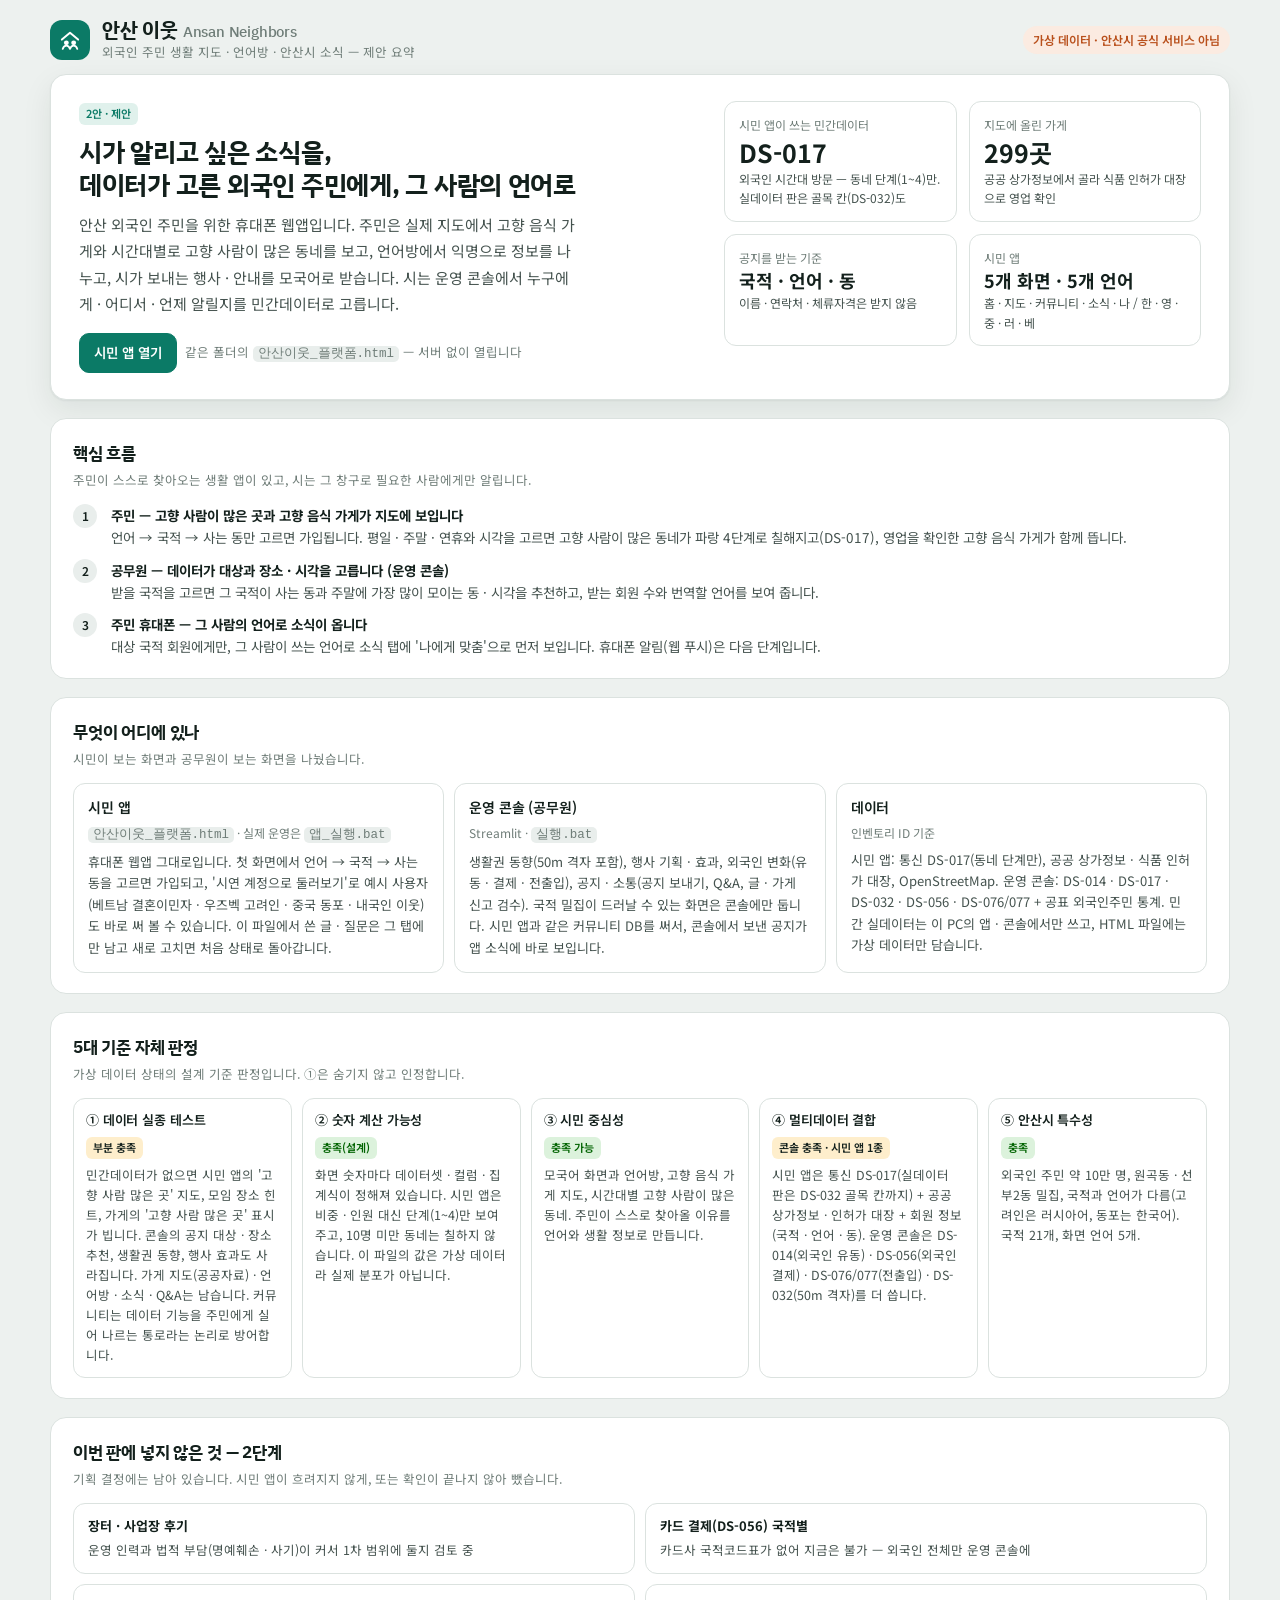
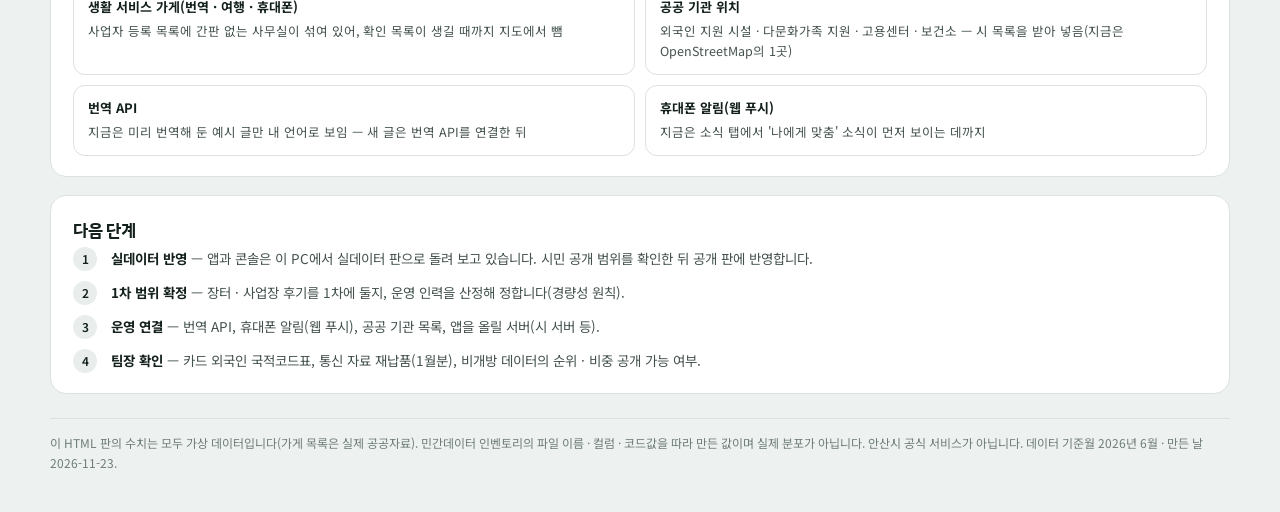
<file: html/안산이웃_제안요약.html>
<!doctype html>
<html lang="ko">
<head>
<meta charset="utf-8">
<meta name="viewport" content="width=device-width, initial-scale=1, viewport-fit=cover">
<title>안산 이웃 제안 요약</title>
<link rel="icon" type="image/png" href="[data-uri]">
<meta name="description" content="안산 이웃(2안) 제안 요약 — 심사 · 담당자용. 시민 앱은 같은 폴더의 안산이웃_플랫폼.html">
<link rel="preconnect" href="https://fonts.googleapis.com">
<link rel="preconnect" href="https://fonts.gstatic.com" crossorigin>
<link rel="stylesheet" href="https://fonts.googleapis.com/css2?family=IBM+Plex+Sans+KR:wght@500;600;700&family=Noto+Sans+KR:wght@400;500;600;700&display=swap">
<!-- 2안 제안 요약 — 예전 HTML 시연판의 '제안 요약' 탭을 시민 앱에서 떼어 낸 것(2026-11-23). 틀은 pipeline/html/proposal.html,
     __이름__ 칸은 pipeline/build_html.py 가 자료에서 채운다. -->
<style>
:root {
  --page: #edf1ef; --surface: #ffffff; --surface-2: #f5f8f7; --surface-3: #e9eeec;
  --ink: #13201c; --ink-2: #44524e; --muted: #6f7d78; --line: #dbe2df; --line-2: #c6d0cc;
  --brand: #0b7a66; --brand-2: #08604f; --brand-ink: #ffffff; --brand-soft: #e0f1ec;
  --hot: #b9501c; --hot-soft: #fbebe1; --good: #0ca30c; --good-ink: #006300; --warn: #fab219;
  --shadow: 0 1px 2px rgba(16, 32, 28, .06), 0 10px 30px rgba(16, 32, 28, .08);
  --font-display: "IBM Plex Sans KR", "Noto Sans KR", "Malgun Gothic", "Apple SD Gothic Neo", system-ui, sans-serif;
  --font-body: "Noto Sans KR", "Malgun Gothic", "Apple SD Gothic Neo", "Segoe UI", system-ui, sans-serif;
  color-scheme: light;
}
@media (prefers-color-scheme: dark) {
  :root:not([data-theme="light"]) {
    --page: #0a110f; --surface: #121b18; --surface-2: #17221f; --surface-3: #1d2925;
    --ink: #e3ebe8; --ink-2: #b1bfba; --muted: #84938d; --line: #24312d; --line-2: #33433e;
    --brand: #3dbda3; --brand-2: #63d1ba; --brand-ink: #04211b; --brand-soft: #14312a;
    --hot: #f0905f; --hot-soft: #3a2218; --good-ink: #0ca30c;
    --shadow: 0 1px 2px rgba(0, 0, 0, .4), 0 10px 30px rgba(0, 0, 0, .35);
    color-scheme: dark;
  }
}
:root[data-theme="dark"] {
  --page: #0a110f; --surface: #121b18; --surface-2: #17221f; --surface-3: #1d2925;
  --ink: #e3ebe8; --ink-2: #b1bfba; --muted: #84938d; --line: #24312d; --line-2: #33433e;
  --brand: #3dbda3; --brand-2: #63d1ba; --brand-ink: #04211b; --brand-soft: #14312a;
  --hot: #f0905f; --hot-soft: #3a2218; --good-ink: #0ca30c;
  --shadow: 0 1px 2px rgba(0, 0, 0, .4), 0 10px 30px rgba(0, 0, 0, .35);
  color-scheme: dark;
}
* { box-sizing: border-box; }
html, body { margin: 0; }
body {
  background: var(--page); color: var(--ink); font: 14px/1.6 var(--font-body); -webkit-font-smoothing: antialiased;
  padding: 0 max(16px, env(safe-area-inset-right, 0px)) 40px max(16px, env(safe-area-inset-left, 0px));
}
h1, h2, h3, h4 { font-family: var(--font-display); margin: 0; text-wrap: balance; letter-spacing: -.01em; }
p { margin: 0; }
a { color: var(--brand); }
:focus-visible { outline: 2px solid var(--brand); outline-offset: 2px; }
code { font: 12.5px/1.4 ui-monospace, "Cascadia Mono", Consolas, monospace; background: var(--surface-3); border-radius: 5px; padding: 1px 5px; }
.wrap { max-width: 1180px; margin: 0 auto; }
.top { display: flex; align-items: center; gap: 16px; flex-wrap: wrap; padding-block: 18px 12px; }
.brand { display: flex; align-items: center; gap: 12px; min-width: 0; }
.brand-mark { width: 40px; height: 40px; border-radius: 12px; background: var(--brand); color: var(--brand-ink); display: grid; place-items: center; flex: none; }
.brand-mark svg { width: 26px; height: 26px; }
.brand h1 { font-size: 20px; line-height: 1.2; }
.brand h1 span { color: var(--muted); font-weight: 500; font-size: 15px; }
.brand p { color: var(--muted); font-size: 12.5px; }
.synthetic { margin-left: auto; display: inline-flex; align-items: center; gap: 6px; font-size: 12px; font-weight: 600; color: var(--hot); background: var(--hot-soft); border-radius: 999px; padding: 4px 10px; }
.btn { border: 1px solid var(--line-2); background: var(--surface); border-radius: 10px; padding: 8px 14px; font-size: 13.5px; font-weight: 600; display: inline-flex; align-items: center; gap: 6px; color: var(--ink); text-decoration: none; }
.btn:hover { background: var(--surface-3); }
.btn.primary { background: var(--brand); border-color: var(--brand); color: var(--brand-ink); }
.btn.primary:hover { background: var(--brand-2); }
.badge { display: inline-flex; align-items: center; gap: 4px; font-size: 11px; font-weight: 600; border-radius: 6px; padding: 2px 7px; background: var(--surface-3); color: var(--ink-2); white-space: nowrap; }
.badge.brand { background: var(--brand-soft); color: var(--brand); }
.badge.good { background: color-mix(in srgb, var(--good) 14%, transparent); color: var(--good-ink); }
.badge.warn { background: color-mix(in srgb, var(--warn) 22%, transparent); color: var(--ink); }
.muted { color: var(--muted); }
.small { font-size: 12.5px; }
main { display: flex; flex-direction: column; gap: 18px; }
.p-hero { background: var(--surface); border: 1px solid var(--line); border-radius: 16px; padding: 26px 28px; display: grid; grid-template-columns: minmax(0, 1.3fr) minmax(0, 1fr); gap: 26px; box-shadow: var(--shadow); }
.p-hero h2 { font-size: 26px; line-height: 1.3; margin-top: 10px; }
.p-hero .lead { font-size: 15px; color: var(--ink-2); margin-top: 10px; line-height: 1.75; max-width: 62ch; }
.p-hero .actions { display: flex; gap: 8px; flex-wrap: wrap; margin-top: 16px; align-items: center; }
.p-hero .actions .small { color: var(--muted); }
.stats { display: grid; grid-template-columns: repeat(2, minmax(0, 1fr)); gap: 12px; align-content: start; }
.stat { background: var(--surface); border: 1px solid var(--line); border-radius: 12px; padding: 13px 14px; min-width: 0; }
.stat-label { font-size: 12px; color: var(--muted); }
.stat-value { font: 700 25px/1.2 var(--font-body); margin-top: 3px; }
.stat-value.sm { font-size: 18px; }
.stat-sub { font-size: 12px; color: var(--ink-2); margin-top: 2px; }
.p-sec { background: var(--surface); border: 1px solid var(--line); border-radius: 16px; padding: 20px 22px; }
.p-sec > h3 { font-size: 17px; margin-bottom: 4px; }
.p-sec > p.muted { margin-bottom: 14px; }
.steps { list-style: none; padding: 0; margin: 0; display: flex; flex-direction: column; gap: 10px; counter-reset: st; }
.steps li { counter-increment: st; display: grid; grid-template-columns: 28px minmax(0, 1fr); gap: 10px; font-size: 13.5px; color: var(--ink-2); line-height: 1.65; }
.steps li::before { content: counter(st); width: 24px; height: 24px; border-radius: 50%; background: var(--surface-3); color: var(--ink); display: grid; place-items: center; font: 600 12px/1 var(--font-body); }
.steps li b { color: var(--ink); }
.cards { display: grid; grid-template-columns: repeat(3, minmax(0, 1fr)); gap: 10px; }
.card { border: 1px solid var(--line); border-radius: 12px; padding: 14px; display: flex; flex-direction: column; gap: 6px; min-width: 0; }
.card h4 { font: 600 14px/1.4 var(--font-body); }
.card .where { font-size: 12px; color: var(--muted); }
.card p { font-size: 13px; color: var(--ink-2); line-height: 1.65; }
.crit-grid { display: grid; grid-template-columns: repeat(5, minmax(0, 1fr)); gap: 10px; }
.crit-grid .c { border: 1px solid var(--line); border-radius: 12px; padding: 12px; display: flex; flex-direction: column; gap: 6px; min-width: 0; }
.crit-grid .c h4 { font: 600 13px/1.4 var(--font-body); }
.crit-grid .c p { font-size: 12.5px; color: var(--ink-2); line-height: 1.6; }
.risks { display: grid; grid-template-columns: repeat(2, minmax(0, 1fr)); gap: 10px; }
.risk { border: 1px solid var(--line); border-radius: 12px; padding: 12px 14px; font-size: 13px; }
.risk b { display: block; margin-bottom: 3px; }
.risk span { color: var(--ink-2); font-size: 12.5px; }
footer.foot { margin-top: 24px; font-size: 12px; color: var(--muted); line-height: 1.7; border-top: 1px solid var(--line); padding-top: 14px; }
@media (max-width: 1100px) {
  .p-hero { grid-template-columns: minmax(0, 1fr); }
  .crit-grid { grid-template-columns: repeat(2, minmax(0, 1fr)); }
  .cards { grid-template-columns: minmax(0, 1fr); }
}
@media (max-width: 640px) {
  .synthetic { margin-left: 0; }
  .p-hero, .p-sec { padding: 18px; }
  .p-hero h2 { font-size: 22px; }
  .stats, .crit-grid, .risks { grid-template-columns: minmax(0, 1fr); }
}
</style>
</head>
<body>
<svg width="0" height="0" style="position:absolute" aria-hidden="true">
  <symbol id="i-logo" viewBox="0 0 32 32"><path d="M6 15.5 16 7l10 8.5" fill="none" stroke="currentColor" stroke-width="2.4" stroke-linecap="round" stroke-linejoin="round"/><circle cx="11.5" cy="19.5" r="3" fill="currentColor"/><circle cx="20.5" cy="19.5" r="3" fill="currentColor"/><path d="M7 27c.8-2.6 2.5-4 4.5-4s3.7 1.4 4.5 4m0 0c.8-2.6 2.5-4 4.5-4s3.7 1.4 4.5 4" fill="none" stroke="currentColor" stroke-width="2.2" stroke-linecap="round"/></symbol>
</svg>
<div class="wrap">
  <header class="top">
    <div class="brand"><span class="brand-mark"><svg aria-hidden="true"><use href="#i-logo"/></svg></span>
      <div><h1>안산 이웃 <span>Ansan Neighbors</span></h1><p>외국인 주민 생활 지도 · 언어방 · 안산시 소식 — 제안 요약</p></div></div>
    <span class="synthetic">가상 데이터 · 안산시 공식 서비스 아님</span>
  </header>

  <main>
    <section class="p-hero">
      <div>
        <span class="badge brand">2안 · 제안</span>
        <h2>시가 알리고 싶은 소식을,<br>데이터가 고른 외국인 주민에게, 그 사람의 언어로</h2>
        <p class="lead">안산 외국인 주민을 위한 휴대폰 웹앱입니다. 주민은 실제 지도에서 고향 음식 가게와 시간대별로 고향 사람이 많은 동네를 보고,
          언어방에서 익명으로 정보를 나누고, 시가 보내는 행사 · 안내를 모국어로 받습니다. 시는 운영 콘솔에서 누구에게 · 어디서 · 언제 알릴지를 민간데이터로 고릅니다.</p>
        <div class="actions"><a class="btn primary" href="안산이웃_플랫폼.html">시민 앱 열기</a><span class="small">같은 폴더의 <code>안산이웃_플랫폼.html</code> — 서버 없이 열립니다</span></div>
      </div>
      <div class="stats">
        <div class="stat"><div class="stat-label">시민 앱이 쓰는 민간데이터</div><div class="stat-value">DS-017</div><div class="stat-sub">외국인 시간대 방문 — 동네 단계(1~4)만. 실데이터 판은 골목 칸(DS-032)도</div></div>
        <div class="stat"><div class="stat-label">지도에 올린 가게</div><div class="stat-value">299곳</div><div class="stat-sub">공공 상가정보에서 골라 식품 인허가 대장으로 영업 확인</div></div>
        <div class="stat"><div class="stat-label">공지를 받는 기준</div><div class="stat-value sm">국적 · 언어 · 동</div><div class="stat-sub">이름 · 연락처 · 체류자격은 받지 않음</div></div>
        <div class="stat"><div class="stat-label">시민 앱</div><div class="stat-value sm">5개 화면 · 5개 언어</div><div class="stat-sub">홈 · 지도 · 커뮤니티 · 소식 · 나 / 한 · 영 · 중 · 러 · 베</div></div>
      </div>
    </section>

    <section class="p-sec">
      <h3>핵심 흐름</h3>
      <p class="muted small">주민이 스스로 찾아오는 생활 앱이 있고, 시는 그 창구로 필요한 사람에게만 알립니다.</p>
      <ol class="steps">
        <li><span><b>주민 — 고향 사람이 많은 곳과 고향 음식 가게가 지도에 보입니다</b><br>언어 → 국적 → 사는 동만 고르면 가입됩니다. 평일 · 주말 · 연휴와 시각을 고르면 고향 사람이 많은 동네가 파랑 4단계로 칠해지고(DS-017), 영업을 확인한 고향 음식 가게가 함께 뜹니다.</span></li>
        <li><span><b>공무원 — 데이터가 대상과 장소 · 시각을 고릅니다 (운영 콘솔)</b><br>받을 국적을 고르면 그 국적이 사는 동과 주말에 가장 많이 모이는 동 · 시각을 추천하고, 받는 회원 수와 번역할 언어를 보여 줍니다.</span></li>
        <li><span><b>주민 휴대폰 — 그 사람의 언어로 소식이 옵니다</b><br>대상 국적 회원에게만, 그 사람이 쓰는 언어로 소식 탭에 '나에게 맞춤'으로 먼저 보입니다. 휴대폰 알림(웹 푸시)은 다음 단계입니다.</span></li>
      </ol>
    </section>

    <section class="p-sec">
      <h3>무엇이 어디에 있나</h3>
      <p class="muted small">시민이 보는 화면과 공무원이 보는 화면을 나눴습니다.</p>
      <div class="cards">
        <div class="card"><h4>시민 앱</h4><span class="where"><code>안산이웃_플랫폼.html</code> · 실제 운영은 <code>앱_실행.bat</code></span>
          <p>휴대폰 웹앱 그대로입니다. 첫 화면에서 언어 → 국적 → 사는 동을 고르면 가입되고, '시연 계정으로 둘러보기'로 예시 사용자(베트남 결혼이민자 · 우즈벡 고려인 · 중국 동포 · 내국인 이웃)도 바로 써 볼 수 있습니다. 이 파일에서 쓴 글 · 질문은 그 탭에만 남고 새로 고치면 처음 상태로 돌아갑니다.</p></div>
        <div class="card"><h4>운영 콘솔 (공무원)</h4><span class="where">Streamlit · <code>실행.bat</code></span>
          <p>생활권 동향(50m 격자 포함), 행사 기획 · 효과, 외국인 변화(유동 · 결제 · 전출입), 공지 · 소통(공지 보내기, Q&amp;A, 글 · 가게 신고 검수). 국적 밀집이 드러날 수 있는 화면은 콘솔에만 둡니다. 시민 앱과 같은 커뮤니티 DB를 써서, 콘솔에서 보낸 공지가 앱 소식에 바로 보입니다.</p></div>
        <div class="card"><h4>데이터</h4><span class="where">인벤토리 ID 기준</span>
          <p>시민 앱: 통신 DS-017(동네 단계만), 공공 상가정보 · 식품 인허가 대장, OpenStreetMap. 운영 콘솔: DS-014 · DS-017 · DS-032 · DS-056 · DS-076/077 + 공표 외국인주민 통계. 민간 실데이터는 이 PC의 앱 · 콘솔에서만 쓰고, HTML 파일에는 가상 데이터만 담습니다.</p></div>
      </div>
    </section>

    <section class="p-sec">
      <h3>5대 기준 자체 판정</h3>
      <p class="muted small">가상 데이터 상태의 설계 기준 판정입니다. ①은 숨기지 않고 인정합니다.</p>
      <div class="crit-grid">
        <div class="c"><h4>① 데이터 실종 테스트</h4><span><span class="badge warn">부분 충족</span></span>
          <p>민간데이터가 없으면 시민 앱의 '고향 사람 많은 곳' 지도, 모임 장소 힌트, 가게의 '고향 사람 많은 곳' 표시가 빕니다. 콘솔의 공지 대상 · 장소 추천, 생활권 동향, 행사 효과도 사라집니다. 가게 지도(공공자료) · 언어방 · 소식 · Q&amp;A는 남습니다. 커뮤니티는 데이터 기능을 주민에게 실어 나르는 통로라는 논리로 방어합니다.</p></div>
        <div class="c"><h4>② 숫자 계산 가능성</h4><span><span class="badge good">충족(설계)</span></span>
          <p>화면 숫자마다 데이터셋 · 컬럼 · 집계식이 정해져 있습니다. 시민 앱은 비중 · 인원 대신 단계(1~4)만 보여 주고, 10명 미만 동네는 칠하지 않습니다. 이 파일의 값은 가상 데이터라 실제 분포가 아닙니다.</p></div>
        <div class="c"><h4>③ 시민 중심성</h4><span><span class="badge good">충족 가능</span></span>
          <p>모국어 화면과 언어방, 고향 음식 가게 지도, 시간대별 고향 사람이 많은 동네. 주민이 스스로 찾아올 이유를 언어와 생활 정보로 만듭니다.</p></div>
        <div class="c"><h4>④ 멀티데이터 결합</h4><span><span class="badge warn">콘솔 충족 · 시민 앱 1종</span></span>
          <p>시민 앱은 통신 DS-017(실데이터 판은 DS-032 골목 칸까지) + 공공 상가정보 · 인허가 대장 + 회원 정보(국적 · 언어 · 동). 운영 콘솔은 DS-014(외국인 유동) · DS-056(외국인 결제) · DS-076/077(전출입) · DS-032(50m 격자)를 더 씁니다.</p></div>
        <div class="c"><h4>⑤ 안산시 특수성</h4><span><span class="badge good">충족</span></span>
          <p>외국인 주민 약 10만 명, 원곡동 · 선부2동 밀집, 국적과 언어가 다름(고려인은 러시아어, 동포는 한국어). 국적 21개, 화면 언어 5개.</p></div>
      </div>
    </section>

    <section class="p-sec">
      <h3>이번 판에 넣지 않은 것 — 2단계</h3>
      <p class="muted small">기획 결정에는 남아 있습니다. 시민 앱이 흐려지지 않게, 또는 확인이 끝나지 않아 뺐습니다.</p>
      <div class="risks">
        <div class="risk"><b>장터 · 사업장 후기</b><span>운영 인력과 법적 부담(명예훼손 · 사기)이 커서 1차 범위에 둘지 검토 중</span></div>
        <div class="risk"><b>카드 결제(DS-056) 국적별</b><span>카드사 국적코드표가 없어 지금은 불가 — 외국인 전체만 운영 콘솔에</span></div>
        <div class="risk"><b>생활 서비스 가게(번역 · 여행 · 휴대폰)</b><span>사업자 등록 목록에 간판 없는 사무실이 섞여 있어, 확인 목록이 생길 때까지 지도에서 뺌</span></div>
        <div class="risk"><b>공공 기관 위치</b><span>외국인 지원 시설 · 다문화가족 지원 · 고용센터 · 보건소 — 시 목록을 받아 넣음(지금은 OpenStreetMap의 1곳)</span></div>
        <div class="risk"><b>번역 API</b><span>지금은 미리 번역해 둔 예시 글만 내 언어로 보임 — 새 글은 번역 API를 연결한 뒤</span></div>
        <div class="risk"><b>휴대폰 알림(웹 푸시)</b><span>지금은 소식 탭에서 '나에게 맞춤' 소식이 먼저 보이는 데까지</span></div>
      </div>
    </section>

    <section class="p-sec">
      <h3>다음 단계</h3>
      <ol class="steps">
        <li><span><b>실데이터 반영</b> — 앱과 콘솔은 이 PC에서 실데이터 판으로 돌려 보고 있습니다. 시민 공개 범위를 확인한 뒤 공개 판에 반영합니다.</span></li>
        <li><span><b>1차 범위 확정</b> — 장터 · 사업장 후기를 1차에 둘지, 운영 인력을 산정해 정합니다(경량성 원칙).</span></li>
        <li><span><b>운영 연결</b> — 번역 API, 휴대폰 알림(웹 푸시), 공공 기관 목록, 앱을 올릴 서버(시 서버 등).</span></li>
        <li><span><b>팀장 확인</b> — 카드 외국인 국적코드표, 통신 자료 재납품(1월분), 비개방 데이터의 순위 · 비중 공개 가능 여부.</span></li>
      </ol>
    </section>
  </main>

  <footer class="foot">이 HTML 판의 수치는 모두 가상 데이터입니다(가게 목록은 실제 공공자료). 민간데이터 인벤토리의 파일 이름 · 컬럼 · 코드값을 따라 만든 값이며 실제 분포가 아닙니다.
    안산시 공식 서비스가 아닙니다. 데이터 기준월 2026년 6월 · 만든 날 2026-11-23.</footer>
</div>
</body>
</html>
</file>
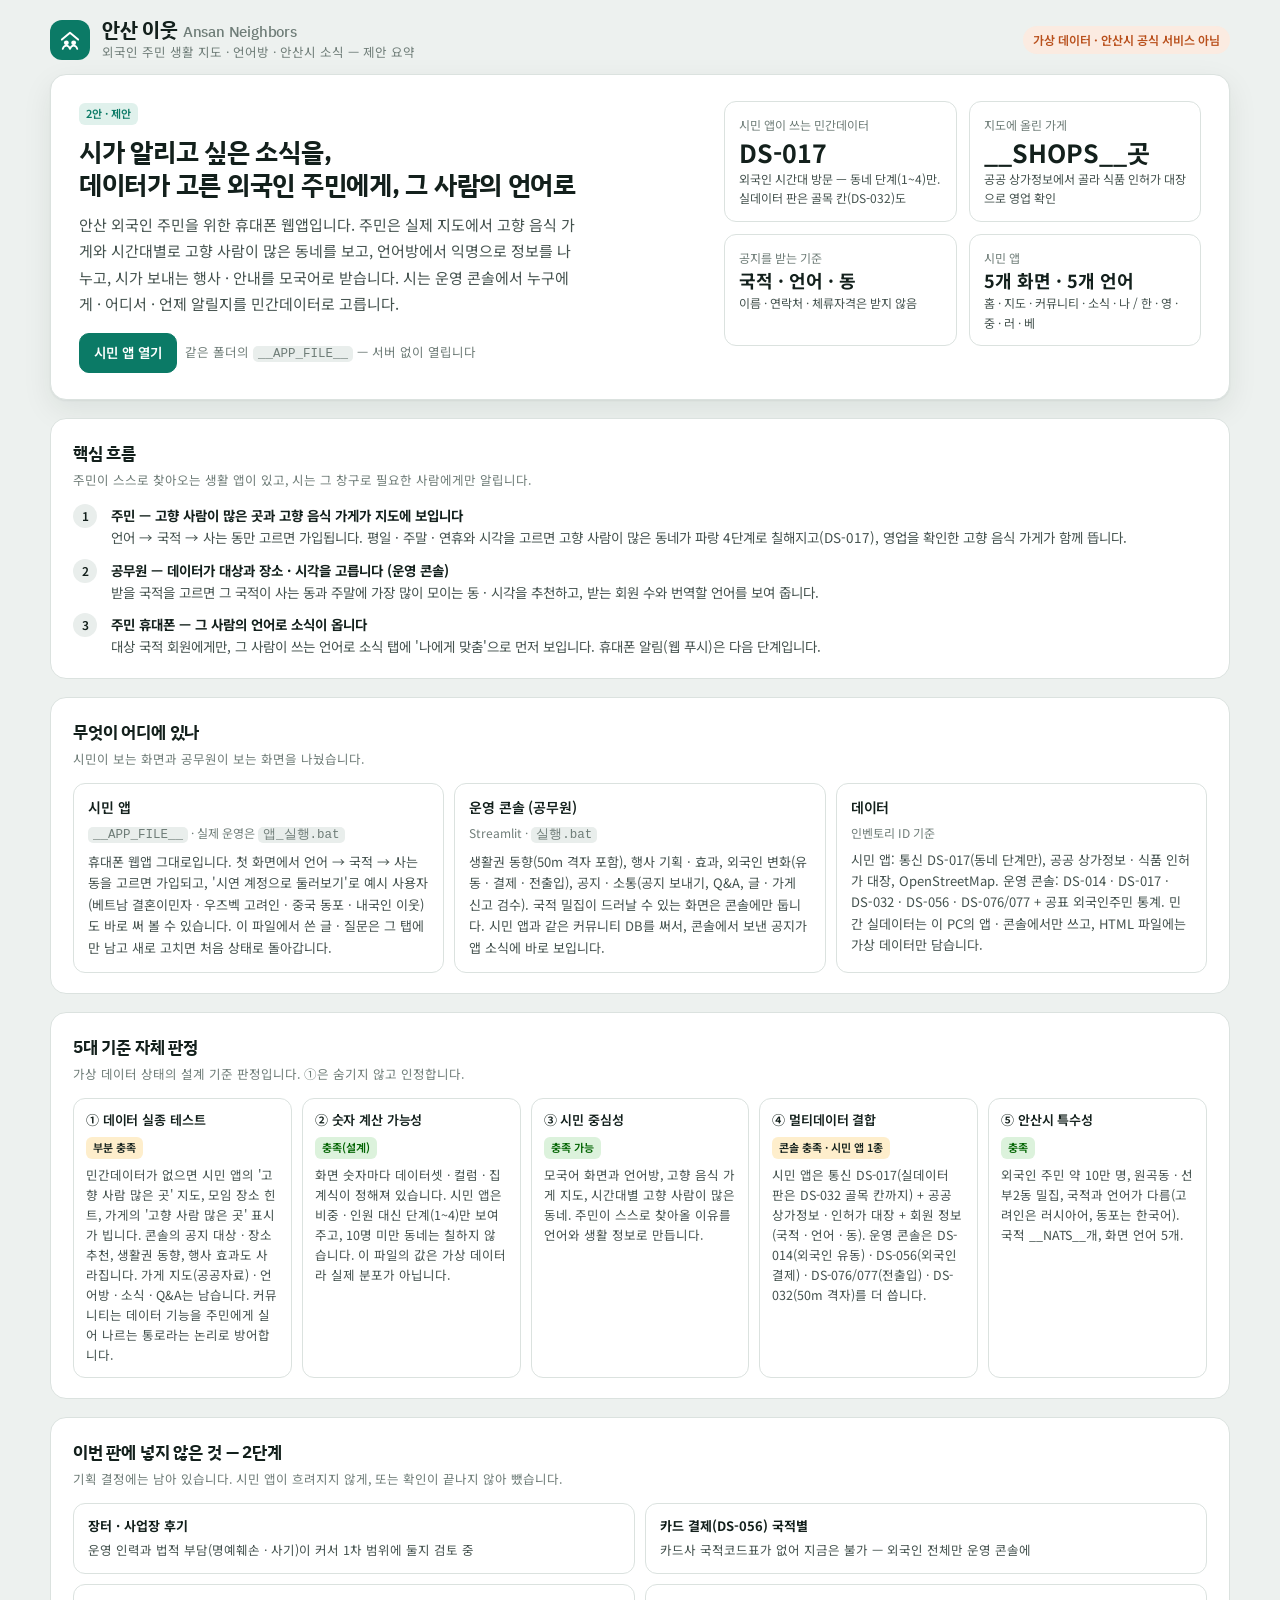
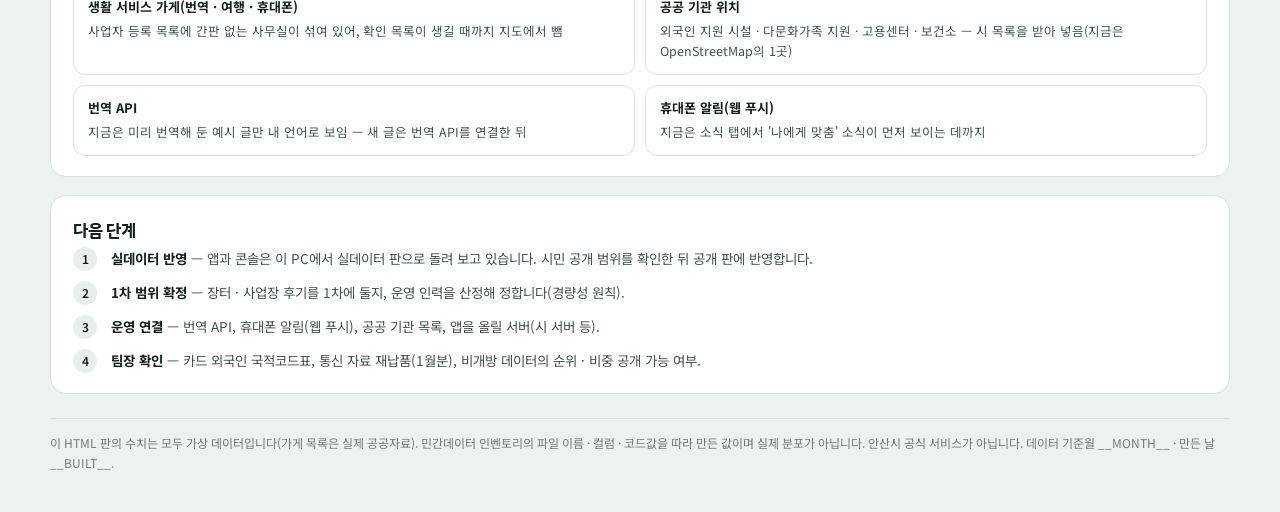
<file: pipeline/html/proposal.html>
<!doctype html>
<html lang="ko">
<head>
<meta charset="utf-8">
<meta name="viewport" content="width=device-width, initial-scale=1, viewport-fit=cover">
<title>안산 이웃 제안 요약</title>
<link rel="icon" type="image/png" href="__ICON__">
<meta name="description" content="안산 이웃(2안) 제안 요약 — 심사 · 담당자용. 시민 앱은 같은 폴더의 __APP_FILE__">
<link rel="preconnect" href="https://fonts.googleapis.com">
<link rel="preconnect" href="https://fonts.gstatic.com" crossorigin>
<link rel="stylesheet" href="https://fonts.googleapis.com/css2?family=IBM+Plex+Sans+KR:wght@500;600;700&family=Noto+Sans+KR:wght@400;500;600;700&display=swap">
<!-- 2안 제안 요약 — 예전 HTML 시연판의 '제안 요약' 탭을 시민 앱에서 떼어 낸 것(2026-11-23). 틀은 pipeline/html/proposal.html,
     __이름__ 칸은 pipeline/build_html.py 가 자료에서 채운다. -->
<style>
:root {
  --page: #edf1ef; --surface: #ffffff; --surface-2: #f5f8f7; --surface-3: #e9eeec;
  --ink: #13201c; --ink-2: #44524e; --muted: #6f7d78; --line: #dbe2df; --line-2: #c6d0cc;
  --brand: #0b7a66; --brand-2: #08604f; --brand-ink: #ffffff; --brand-soft: #e0f1ec;
  --hot: #b9501c; --hot-soft: #fbebe1; --good: #0ca30c; --good-ink: #006300; --warn: #fab219;
  --shadow: 0 1px 2px rgba(16, 32, 28, .06), 0 10px 30px rgba(16, 32, 28, .08);
  --font-display: "IBM Plex Sans KR", "Noto Sans KR", "Malgun Gothic", "Apple SD Gothic Neo", system-ui, sans-serif;
  --font-body: "Noto Sans KR", "Malgun Gothic", "Apple SD Gothic Neo", "Segoe UI", system-ui, sans-serif;
  color-scheme: light;
}
@media (prefers-color-scheme: dark) {
  :root:not([data-theme="light"]) {
    --page: #0a110f; --surface: #121b18; --surface-2: #17221f; --surface-3: #1d2925;
    --ink: #e3ebe8; --ink-2: #b1bfba; --muted: #84938d; --line: #24312d; --line-2: #33433e;
    --brand: #3dbda3; --brand-2: #63d1ba; --brand-ink: #04211b; --brand-soft: #14312a;
    --hot: #f0905f; --hot-soft: #3a2218; --good-ink: #0ca30c;
    --shadow: 0 1px 2px rgba(0, 0, 0, .4), 0 10px 30px rgba(0, 0, 0, .35);
    color-scheme: dark;
  }
}
:root[data-theme="dark"] {
  --page: #0a110f; --surface: #121b18; --surface-2: #17221f; --surface-3: #1d2925;
  --ink: #e3ebe8; --ink-2: #b1bfba; --muted: #84938d; --line: #24312d; --line-2: #33433e;
  --brand: #3dbda3; --brand-2: #63d1ba; --brand-ink: #04211b; --brand-soft: #14312a;
  --hot: #f0905f; --hot-soft: #3a2218; --good-ink: #0ca30c;
  --shadow: 0 1px 2px rgba(0, 0, 0, .4), 0 10px 30px rgba(0, 0, 0, .35);
  color-scheme: dark;
}
* { box-sizing: border-box; }
html, body { margin: 0; }
body {
  background: var(--page); color: var(--ink); font: 14px/1.6 var(--font-body); -webkit-font-smoothing: antialiased;
  padding: 0 max(16px, env(safe-area-inset-right, 0px)) 40px max(16px, env(safe-area-inset-left, 0px));
}
h1, h2, h3, h4 { font-family: var(--font-display); margin: 0; text-wrap: balance; letter-spacing: -.01em; }
p { margin: 0; }
a { color: var(--brand); }
:focus-visible { outline: 2px solid var(--brand); outline-offset: 2px; }
code { font: 12.5px/1.4 ui-monospace, "Cascadia Mono", Consolas, monospace; background: var(--surface-3); border-radius: 5px; padding: 1px 5px; }
.wrap { max-width: 1180px; margin: 0 auto; }
.top { display: flex; align-items: center; gap: 16px; flex-wrap: wrap; padding-block: 18px 12px; }
.brand { display: flex; align-items: center; gap: 12px; min-width: 0; }
.brand-mark { width: 40px; height: 40px; border-radius: 12px; background: var(--brand); color: var(--brand-ink); display: grid; place-items: center; flex: none; }
.brand-mark svg { width: 26px; height: 26px; }
.brand h1 { font-size: 20px; line-height: 1.2; }
.brand h1 span { color: var(--muted); font-weight: 500; font-size: 15px; }
.brand p { color: var(--muted); font-size: 12.5px; }
.synthetic { margin-left: auto; display: inline-flex; align-items: center; gap: 6px; font-size: 12px; font-weight: 600; color: var(--hot); background: var(--hot-soft); border-radius: 999px; padding: 4px 10px; }
.btn { border: 1px solid var(--line-2); background: var(--surface); border-radius: 10px; padding: 8px 14px; font-size: 13.5px; font-weight: 600; display: inline-flex; align-items: center; gap: 6px; color: var(--ink); text-decoration: none; }
.btn:hover { background: var(--surface-3); }
.btn.primary { background: var(--brand); border-color: var(--brand); color: var(--brand-ink); }
.btn.primary:hover { background: var(--brand-2); }
.badge { display: inline-flex; align-items: center; gap: 4px; font-size: 11px; font-weight: 600; border-radius: 6px; padding: 2px 7px; background: var(--surface-3); color: var(--ink-2); white-space: nowrap; }
.badge.brand { background: var(--brand-soft); color: var(--brand); }
.badge.good { background: color-mix(in srgb, var(--good) 14%, transparent); color: var(--good-ink); }
.badge.warn { background: color-mix(in srgb, var(--warn) 22%, transparent); color: var(--ink); }
.muted { color: var(--muted); }
.small { font-size: 12.5px; }
main { display: flex; flex-direction: column; gap: 18px; }
.p-hero { background: var(--surface); border: 1px solid var(--line); border-radius: 16px; padding: 26px 28px; display: grid; grid-template-columns: minmax(0, 1.3fr) minmax(0, 1fr); gap: 26px; box-shadow: var(--shadow); }
.p-hero h2 { font-size: 26px; line-height: 1.3; margin-top: 10px; }
.p-hero .lead { font-size: 15px; color: var(--ink-2); margin-top: 10px; line-height: 1.75; max-width: 62ch; }
.p-hero .actions { display: flex; gap: 8px; flex-wrap: wrap; margin-top: 16px; align-items: center; }
.p-hero .actions .small { color: var(--muted); }
.stats { display: grid; grid-template-columns: repeat(2, minmax(0, 1fr)); gap: 12px; align-content: start; }
.stat { background: var(--surface); border: 1px solid var(--line); border-radius: 12px; padding: 13px 14px; min-width: 0; }
.stat-label { font-size: 12px; color: var(--muted); }
.stat-value { font: 700 25px/1.2 var(--font-body); margin-top: 3px; }
.stat-value.sm { font-size: 18px; }
.stat-sub { font-size: 12px; color: var(--ink-2); margin-top: 2px; }
.p-sec { background: var(--surface); border: 1px solid var(--line); border-radius: 16px; padding: 20px 22px; }
.p-sec > h3 { font-size: 17px; margin-bottom: 4px; }
.p-sec > p.muted { margin-bottom: 14px; }
.steps { list-style: none; padding: 0; margin: 0; display: flex; flex-direction: column; gap: 10px; counter-reset: st; }
.steps li { counter-increment: st; display: grid; grid-template-columns: 28px minmax(0, 1fr); gap: 10px; font-size: 13.5px; color: var(--ink-2); line-height: 1.65; }
.steps li::before { content: counter(st); width: 24px; height: 24px; border-radius: 50%; background: var(--surface-3); color: var(--ink); display: grid; place-items: center; font: 600 12px/1 var(--font-body); }
.steps li b { color: var(--ink); }
.cards { display: grid; grid-template-columns: repeat(3, minmax(0, 1fr)); gap: 10px; }
.card { border: 1px solid var(--line); border-radius: 12px; padding: 14px; display: flex; flex-direction: column; gap: 6px; min-width: 0; }
.card h4 { font: 600 14px/1.4 var(--font-body); }
.card .where { font-size: 12px; color: var(--muted); }
.card p { font-size: 13px; color: var(--ink-2); line-height: 1.65; }
.crit-grid { display: grid; grid-template-columns: repeat(5, minmax(0, 1fr)); gap: 10px; }
.crit-grid .c { border: 1px solid var(--line); border-radius: 12px; padding: 12px; display: flex; flex-direction: column; gap: 6px; min-width: 0; }
.crit-grid .c h4 { font: 600 13px/1.4 var(--font-body); }
.crit-grid .c p { font-size: 12.5px; color: var(--ink-2); line-height: 1.6; }
.risks { display: grid; grid-template-columns: repeat(2, minmax(0, 1fr)); gap: 10px; }
.risk { border: 1px solid var(--line); border-radius: 12px; padding: 12px 14px; font-size: 13px; }
.risk b { display: block; margin-bottom: 3px; }
.risk span { color: var(--ink-2); font-size: 12.5px; }
footer.foot { margin-top: 24px; font-size: 12px; color: var(--muted); line-height: 1.7; border-top: 1px solid var(--line); padding-top: 14px; }
@media (max-width: 1100px) {
  .p-hero { grid-template-columns: minmax(0, 1fr); }
  .crit-grid { grid-template-columns: repeat(2, minmax(0, 1fr)); }
  .cards { grid-template-columns: minmax(0, 1fr); }
}
@media (max-width: 640px) {
  .synthetic { margin-left: 0; }
  .p-hero, .p-sec { padding: 18px; }
  .p-hero h2 { font-size: 22px; }
  .stats, .crit-grid, .risks { grid-template-columns: minmax(0, 1fr); }
}
</style>
</head>
<body>
<svg width="0" height="0" style="position:absolute" aria-hidden="true">
  <symbol id="i-logo" viewBox="0 0 32 32"><path d="M6 15.5 16 7l10 8.5" fill="none" stroke="currentColor" stroke-width="2.4" stroke-linecap="round" stroke-linejoin="round"/><circle cx="11.5" cy="19.5" r="3" fill="currentColor"/><circle cx="20.5" cy="19.5" r="3" fill="currentColor"/><path d="M7 27c.8-2.6 2.5-4 4.5-4s3.7 1.4 4.5 4m0 0c.8-2.6 2.5-4 4.5-4s3.7 1.4 4.5 4" fill="none" stroke="currentColor" stroke-width="2.2" stroke-linecap="round"/></symbol>
</svg>
<div class="wrap">
  <header class="top">
    <div class="brand"><span class="brand-mark"><svg aria-hidden="true"><use href="#i-logo"/></svg></span>
      <div><h1>안산 이웃 <span>Ansan Neighbors</span></h1><p>외국인 주민 생활 지도 · 언어방 · 안산시 소식 — 제안 요약</p></div></div>
    <span class="synthetic">가상 데이터 · 안산시 공식 서비스 아님</span>
  </header>

  <main>
    <section class="p-hero">
      <div>
        <span class="badge brand">2안 · 제안</span>
        <h2>시가 알리고 싶은 소식을,<br>데이터가 고른 외국인 주민에게, 그 사람의 언어로</h2>
        <p class="lead">안산 외국인 주민을 위한 휴대폰 웹앱입니다. 주민은 실제 지도에서 고향 음식 가게와 시간대별로 고향 사람이 많은 동네를 보고,
          언어방에서 익명으로 정보를 나누고, 시가 보내는 행사 · 안내를 모국어로 받습니다. 시는 운영 콘솔에서 누구에게 · 어디서 · 언제 알릴지를 민간데이터로 고릅니다.</p>
        <div class="actions"><a class="btn primary" href="__APP_FILE__">시민 앱 열기</a><span class="small">같은 폴더의 <code>__APP_FILE__</code> — 서버 없이 열립니다</span></div>
      </div>
      <div class="stats">
        <div class="stat"><div class="stat-label">시민 앱이 쓰는 민간데이터</div><div class="stat-value">DS-017</div><div class="stat-sub">외국인 시간대 방문 — 동네 단계(1~4)만. 실데이터 판은 골목 칸(DS-032)도</div></div>
        <div class="stat"><div class="stat-label">지도에 올린 가게</div><div class="stat-value">__SHOPS__곳</div><div class="stat-sub">공공 상가정보에서 골라 식품 인허가 대장으로 영업 확인</div></div>
        <div class="stat"><div class="stat-label">공지를 받는 기준</div><div class="stat-value sm">국적 · 언어 · 동</div><div class="stat-sub">이름 · 연락처 · 체류자격은 받지 않음</div></div>
        <div class="stat"><div class="stat-label">시민 앱</div><div class="stat-value sm">5개 화면 · 5개 언어</div><div class="stat-sub">홈 · 지도 · 커뮤니티 · 소식 · 나 / 한 · 영 · 중 · 러 · 베</div></div>
      </div>
    </section>

    <section class="p-sec">
      <h3>핵심 흐름</h3>
      <p class="muted small">주민이 스스로 찾아오는 생활 앱이 있고, 시는 그 창구로 필요한 사람에게만 알립니다.</p>
      <ol class="steps">
        <li><span><b>주민 — 고향 사람이 많은 곳과 고향 음식 가게가 지도에 보입니다</b><br>언어 → 국적 → 사는 동만 고르면 가입됩니다. 평일 · 주말 · 연휴와 시각을 고르면 고향 사람이 많은 동네가 파랑 4단계로 칠해지고(DS-017), 영업을 확인한 고향 음식 가게가 함께 뜹니다.</span></li>
        <li><span><b>공무원 — 데이터가 대상과 장소 · 시각을 고릅니다 (운영 콘솔)</b><br>받을 국적을 고르면 그 국적이 사는 동과 주말에 가장 많이 모이는 동 · 시각을 추천하고, 받는 회원 수와 번역할 언어를 보여 줍니다.</span></li>
        <li><span><b>주민 휴대폰 — 그 사람의 언어로 소식이 옵니다</b><br>대상 국적 회원에게만, 그 사람이 쓰는 언어로 소식 탭에 '나에게 맞춤'으로 먼저 보입니다. 휴대폰 알림(웹 푸시)은 다음 단계입니다.</span></li>
      </ol>
    </section>

    <section class="p-sec">
      <h3>무엇이 어디에 있나</h3>
      <p class="muted small">시민이 보는 화면과 공무원이 보는 화면을 나눴습니다.</p>
      <div class="cards">
        <div class="card"><h4>시민 앱</h4><span class="where"><code>__APP_FILE__</code> · 실제 운영은 <code>앱_실행.bat</code></span>
          <p>휴대폰 웹앱 그대로입니다. 첫 화면에서 언어 → 국적 → 사는 동을 고르면 가입되고, '시연 계정으로 둘러보기'로 예시 사용자(베트남 결혼이민자 · 우즈벡 고려인 · 중국 동포 · 내국인 이웃)도 바로 써 볼 수 있습니다. 이 파일에서 쓴 글 · 질문은 그 탭에만 남고 새로 고치면 처음 상태로 돌아갑니다.</p></div>
        <div class="card"><h4>운영 콘솔 (공무원)</h4><span class="where">Streamlit · <code>실행.bat</code></span>
          <p>생활권 동향(50m 격자 포함), 행사 기획 · 효과, 외국인 변화(유동 · 결제 · 전출입), 공지 · 소통(공지 보내기, Q&amp;A, 글 · 가게 신고 검수). 국적 밀집이 드러날 수 있는 화면은 콘솔에만 둡니다. 시민 앱과 같은 커뮤니티 DB를 써서, 콘솔에서 보낸 공지가 앱 소식에 바로 보입니다.</p></div>
        <div class="card"><h4>데이터</h4><span class="where">인벤토리 ID 기준</span>
          <p>시민 앱: 통신 DS-017(동네 단계만), 공공 상가정보 · 식품 인허가 대장, OpenStreetMap. 운영 콘솔: DS-014 · DS-017 · DS-032 · DS-056 · DS-076/077 + 공표 외국인주민 통계. 민간 실데이터는 이 PC의 앱 · 콘솔에서만 쓰고, HTML 파일에는 가상 데이터만 담습니다.</p></div>
      </div>
    </section>

    <section class="p-sec">
      <h3>5대 기준 자체 판정</h3>
      <p class="muted small">가상 데이터 상태의 설계 기준 판정입니다. ①은 숨기지 않고 인정합니다.</p>
      <div class="crit-grid">
        <div class="c"><h4>① 데이터 실종 테스트</h4><span><span class="badge warn">부분 충족</span></span>
          <p>민간데이터가 없으면 시민 앱의 '고향 사람 많은 곳' 지도, 모임 장소 힌트, 가게의 '고향 사람 많은 곳' 표시가 빕니다. 콘솔의 공지 대상 · 장소 추천, 생활권 동향, 행사 효과도 사라집니다. 가게 지도(공공자료) · 언어방 · 소식 · Q&amp;A는 남습니다. 커뮤니티는 데이터 기능을 주민에게 실어 나르는 통로라는 논리로 방어합니다.</p></div>
        <div class="c"><h4>② 숫자 계산 가능성</h4><span><span class="badge good">충족(설계)</span></span>
          <p>화면 숫자마다 데이터셋 · 컬럼 · 집계식이 정해져 있습니다. 시민 앱은 비중 · 인원 대신 단계(1~4)만 보여 주고, 10명 미만 동네는 칠하지 않습니다. 이 파일의 값은 가상 데이터라 실제 분포가 아닙니다.</p></div>
        <div class="c"><h4>③ 시민 중심성</h4><span><span class="badge good">충족 가능</span></span>
          <p>모국어 화면과 언어방, 고향 음식 가게 지도, 시간대별 고향 사람이 많은 동네. 주민이 스스로 찾아올 이유를 언어와 생활 정보로 만듭니다.</p></div>
        <div class="c"><h4>④ 멀티데이터 결합</h4><span><span class="badge warn">콘솔 충족 · 시민 앱 1종</span></span>
          <p>시민 앱은 통신 DS-017(실데이터 판은 DS-032 골목 칸까지) + 공공 상가정보 · 인허가 대장 + 회원 정보(국적 · 언어 · 동). 운영 콘솔은 DS-014(외국인 유동) · DS-056(외국인 결제) · DS-076/077(전출입) · DS-032(50m 격자)를 더 씁니다.</p></div>
        <div class="c"><h4>⑤ 안산시 특수성</h4><span><span class="badge good">충족</span></span>
          <p>외국인 주민 약 10만 명, 원곡동 · 선부2동 밀집, 국적과 언어가 다름(고려인은 러시아어, 동포는 한국어). 국적 __NATS__개, 화면 언어 5개.</p></div>
      </div>
    </section>

    <section class="p-sec">
      <h3>이번 판에 넣지 않은 것 — 2단계</h3>
      <p class="muted small">기획 결정에는 남아 있습니다. 시민 앱이 흐려지지 않게, 또는 확인이 끝나지 않아 뺐습니다.</p>
      <div class="risks">
        <div class="risk"><b>장터 · 사업장 후기</b><span>운영 인력과 법적 부담(명예훼손 · 사기)이 커서 1차 범위에 둘지 검토 중</span></div>
        <div class="risk"><b>카드 결제(DS-056) 국적별</b><span>카드사 국적코드표가 없어 지금은 불가 — 외국인 전체만 운영 콘솔에</span></div>
        <div class="risk"><b>생활 서비스 가게(번역 · 여행 · 휴대폰)</b><span>사업자 등록 목록에 간판 없는 사무실이 섞여 있어, 확인 목록이 생길 때까지 지도에서 뺌</span></div>
        <div class="risk"><b>공공 기관 위치</b><span>외국인 지원 시설 · 다문화가족 지원 · 고용센터 · 보건소 — 시 목록을 받아 넣음(지금은 OpenStreetMap의 1곳)</span></div>
        <div class="risk"><b>번역 API</b><span>지금은 미리 번역해 둔 예시 글만 내 언어로 보임 — 새 글은 번역 API를 연결한 뒤</span></div>
        <div class="risk"><b>휴대폰 알림(웹 푸시)</b><span>지금은 소식 탭에서 '나에게 맞춤' 소식이 먼저 보이는 데까지</span></div>
      </div>
    </section>

    <section class="p-sec">
      <h3>다음 단계</h3>
      <ol class="steps">
        <li><span><b>실데이터 반영</b> — 앱과 콘솔은 이 PC에서 실데이터 판으로 돌려 보고 있습니다. 시민 공개 범위를 확인한 뒤 공개 판에 반영합니다.</span></li>
        <li><span><b>1차 범위 확정</b> — 장터 · 사업장 후기를 1차에 둘지, 운영 인력을 산정해 정합니다(경량성 원칙).</span></li>
        <li><span><b>운영 연결</b> — 번역 API, 휴대폰 알림(웹 푸시), 공공 기관 목록, 앱을 올릴 서버(시 서버 등).</span></li>
        <li><span><b>팀장 확인</b> — 카드 외국인 국적코드표, 통신 자료 재납품(1월분), 비개방 데이터의 순위 · 비중 공개 가능 여부.</span></li>
      </ol>
    </section>
  </main>

  <footer class="foot">이 HTML 판의 수치는 모두 가상 데이터입니다(가게 목록은 실제 공공자료). 민간데이터 인벤토리의 파일 이름 · 컬럼 · 코드값을 따라 만든 값이며 실제 분포가 아닙니다.
    안산시 공식 서비스가 아닙니다. 데이터 기준월 __MONTH__ · 만든 날 __BUILT__.</footer>
</div>
</body>
</html>
</file>
